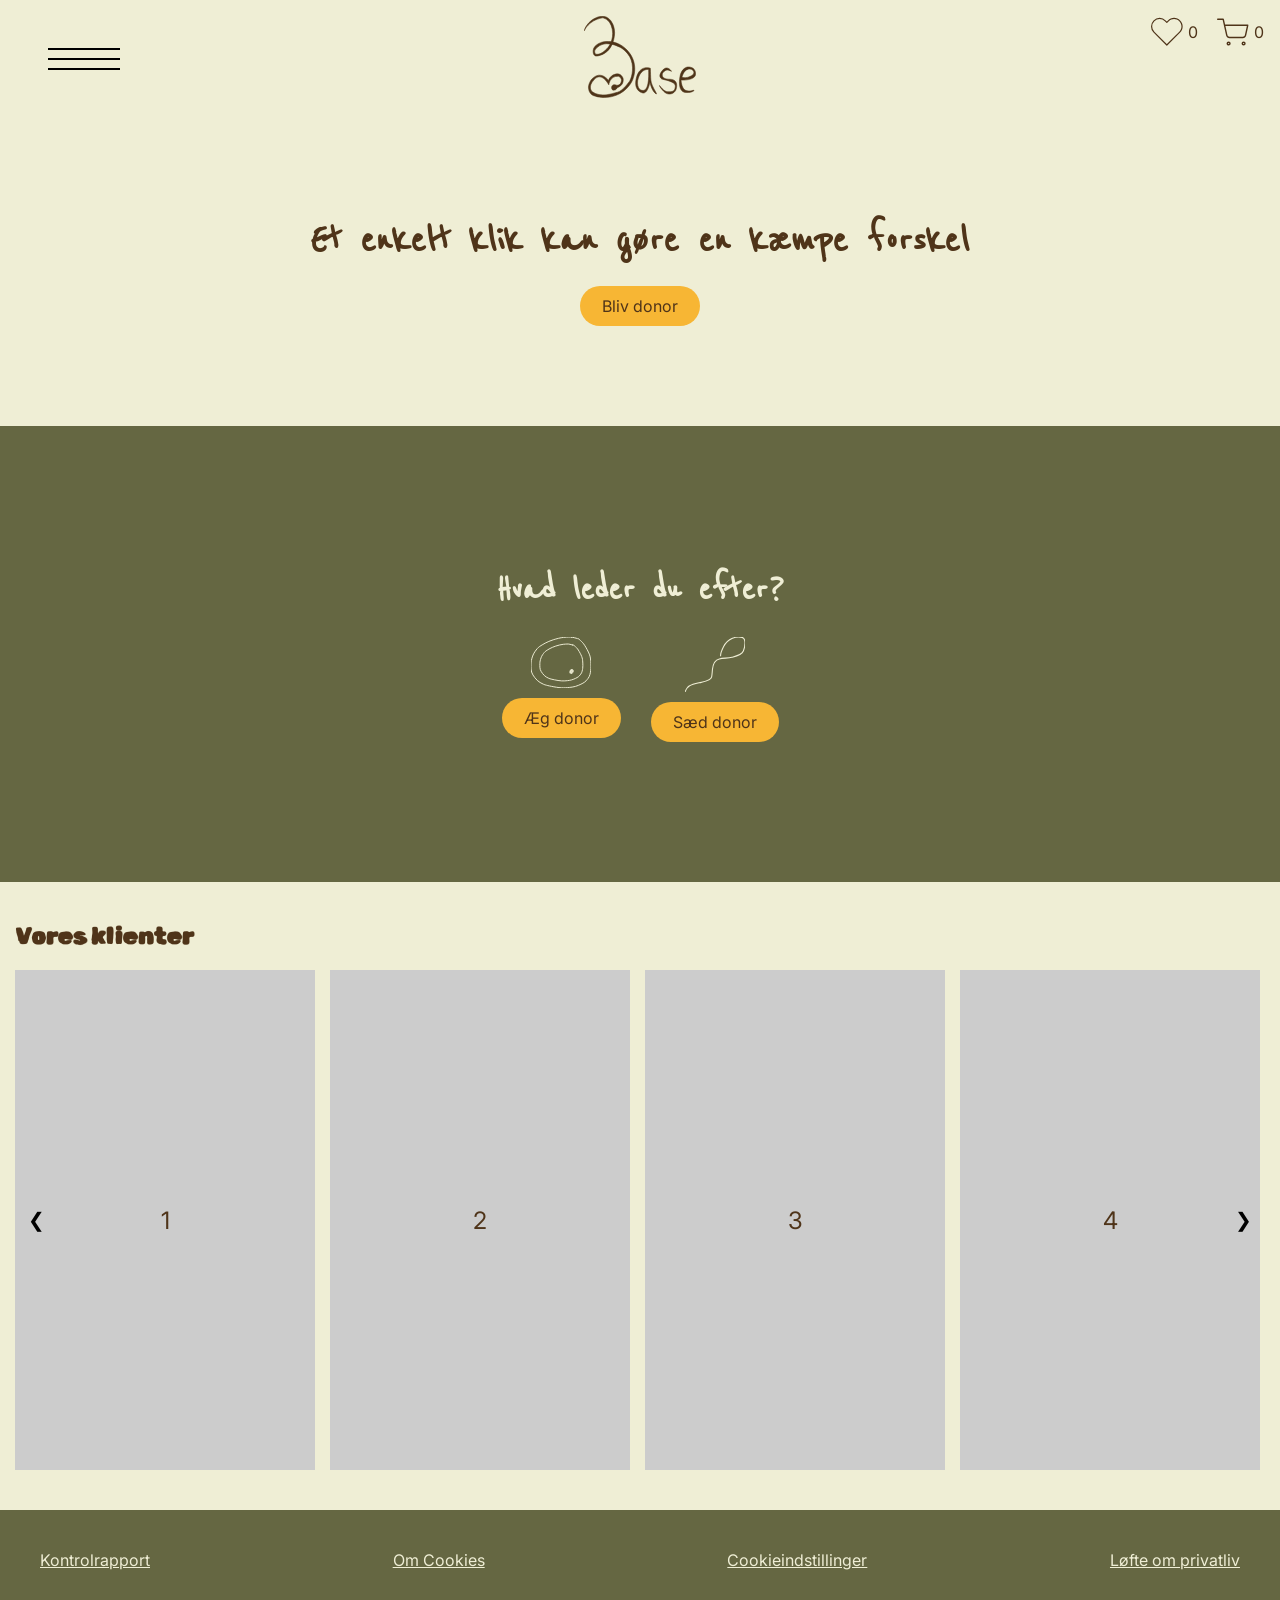
<file: index.html>
<!DOCTYPE html>
<html lang="da">

<head>
    <meta charset="UTF-8">
    <meta name="viewport" content="width=device-width, initial-scale=1.0">
    <link rel="preconnect" href="https://fonts.googleapis.com">
    <link rel="preconnect" href="https://fonts.gstatic.com" crossorigin>
    <link
        href="https://fonts.googleapis.com/css2?family=Inter:ital,opsz,wght@0,14..32,100..900;1,14..32,100..900&display=swap"
        rel="stylesheet">
    <link href="https://fonts.googleapis.com/css2?family=Reenie+Beanie&display=swap" rel="stylesheet">
    <link href="https://fonts.googleapis.com/css2?family=Rubik+Spray+Paint&display=swap" rel="stylesheet">
    <link rel="stylesheet" href="css/fonts.css">
    <link rel="stylesheet" href="css/custom.css">
    <link rel="stylesheet" href="css/reset.css">
    <link rel="stylesheet" href="css/style.css">
    <link rel="stylesheet" href="css/index.css">
    <link rel="stylesheet" href="css/header_footer.css">
    <link rel="stylesheet" href="css/index.css">
    <link rel="stylesheet" href="css/donorlist-icons.css">
    <link rel="stylesheet" href="css/donorlist.css" />
    <link rel="stylesheet" href="css/donorlist-icons.css" />
    <link rel="stylesheet" href="css/header_footer.css" />
    <link rel="icon" type="image/png" href="images/favicon.png">
    <script src="js/burger.js" defer></script>
    <script src="js/global-storage.js" defer></script>
    <script src="js/index.js" defer></script>
    <title>Base fertility</title>
</head>

<body>
    <header>
        <div class="menu_container">
            <div class="logo">
                <a href="index.html">
                    <img src="images/logo.svg" alt="base_logo">
                </a>
            </div>

        </div>
        <nav class="left">
            <button class="burger">
                <span class="line"></span>
                <span class="line"></span>
                <span class="line"></span>
            </button>
            <ul class="burgerMenu">
                <li><a href="donorlist.html?gender=female">Find Ægdonor</a></li>
                <li> <a href="donorlist.html?gender=male">Find Sæddonor</a></li>
                <li> <a href="form.html">Bliv donor</a>
                    <ul class="sub_menu">

                        <li>
                            Information
                        </li>
                        <li> <a href="form.html">Udfyld formular</a></li>

                    </ul>
                </li>
            </ul>
        </nav>
        <div class="iconActions">
            <button type="button" id="likesToggle" class="iconBtn" aria-label="Likes">
                <svg class="iconSvg" width="43" height="38" viewBox="0 0 43 38" fill="none"
                    xmlns="http://www.w3.org/2000/svg">
                    <path
                        d="M38.5788 3.95654C37.5785 2.95584 36.3909 2.16201 35.0838 1.62041C33.7767 1.07881 32.3757 0.800049 30.9609 0.800049C29.546 0.800049 28.145 1.07881 26.8379 1.62041C25.5308 2.16201 24.3432 2.95584 23.3429 3.95654L21.2671 6.03237L19.1913 3.95654C17.1709 1.93614 14.4306 0.801096 11.5734 0.801096C8.71608 0.801096 5.97583 1.93614 3.95543 3.95654C1.93504 5.97694 0.799988 8.71718 0.799988 11.5745C0.799988 14.4317 1.93504 17.172 3.95543 19.1924L21.2671 36.504L38.5788 19.1924C39.5795 18.1921 40.3733 17.0046 40.9149 15.6974C41.4565 14.3903 41.7353 12.9893 41.7353 11.5745C41.7353 10.1596 41.4565 8.75858 40.9149 7.45147C40.3733 6.14436 39.5795 4.95677 38.5788 3.95654Z"
                        stroke="currentColor" stroke-width="1.6" stroke-linecap="round" stroke-linejoin="round" />
                </svg>
                <span id="likesCount">0</span>
            </button>

            <button type="button" id="cartToggle" class="iconBtn" aria-label="Kurv">
                <svg class="iconSvg" width="45" height="38" viewBox="0 0 45 38" fill="none"
                    xmlns="http://www.w3.org/2000/svg">
                    <path
                        d="M1 1H8.66667L13.8033 23.8746C13.9786 24.6611 14.4587 25.3676 15.1595 25.8704C15.8603 26.3733 16.7372 26.6404 17.6367 26.625H36.2667C37.1662 26.6404 38.0431 26.3733 38.7439 25.8704C39.4447 25.3676 39.9247 24.6611 40.1 23.8746L43.1667 9.54167H10.5833M18.25 35.1667C18.25 36.1102 17.3919 36.875 16.3333 36.875C15.2748 36.875 14.4167 36.1102 14.4167 35.1667C14.4167 34.2232 15.2748 33.4583 16.3333 33.4583C17.3919 33.4583 18.25 34.2232 18.25 35.1667ZM39.3333 35.1667C39.3333 36.1102 38.4752 36.875 37.4167 36.875C36.3581 36.875 35.5 36.1102 35.5 35.1667C35.5 34.2232 36.3581 33.4583 37.4167 33.4583C38.4752 33.4583 39.3333 34.2232 39.3333 35.1667Z"
                        stroke="currentColor" stroke-width="2" stroke-linecap="round" stroke-linejoin="round" />
                </svg>
                <span id="cartCount">0</span>
            </button>
        </div>
    </header>
    <main>
        <section class="hero">
            <h1>Et enkelt klik kan gøre en kæmpe forskel</h1>
            <a href="form.html" class="btn primary">Bliv donor</a>
        </section>

        <section class="choice">
            <h2>Hvad leder du efter?</h2>

            <div class="choice-options">
                <div class="option">
                    <img src="icons/aeg_ikon.svg" alt="Æg donor">
                    <a href="donorlist.html?gender=female" class="btn primary">Æg donor</a>
                </div>

                <div class="option">
                    <img src="icons/saed_ikon.svg" alt="Sæd donor">
                    <a href="donorlist.html?gender=male" class="btn primary">Sæd donor</a>
                </div>
            </div>
        </section>

        <section class="clients">
            <h3>Vores klienter</h3>

            <div class="carousel">

                <button class="arrow left">&#10094;</button>

                <div class="carousel-track">
                    <div class="card">1</div>
                    <div class="card">2</div>
                    <div class="card">3</div>
                    <div class="card">4</div>
                    <div class="card">5</div>
                    <div class="card">6</div>
                    <div class="card">7</div>
                    <div class="card">8</div>
                </div>

                <button class="arrow right">&#10095;</button>

            </div>
        </section>

    </main>

    <footer>
        <div class="footer-container">
            <ul>
                <li>Kontrolrapport</li>
                <li>Om Cookies</li>
                <li>Cookieindstillinger</li>
                <li>Løfte om privatliv</li>
            </ul>
        </div>
    </footer>
</body>

</html>
</file>
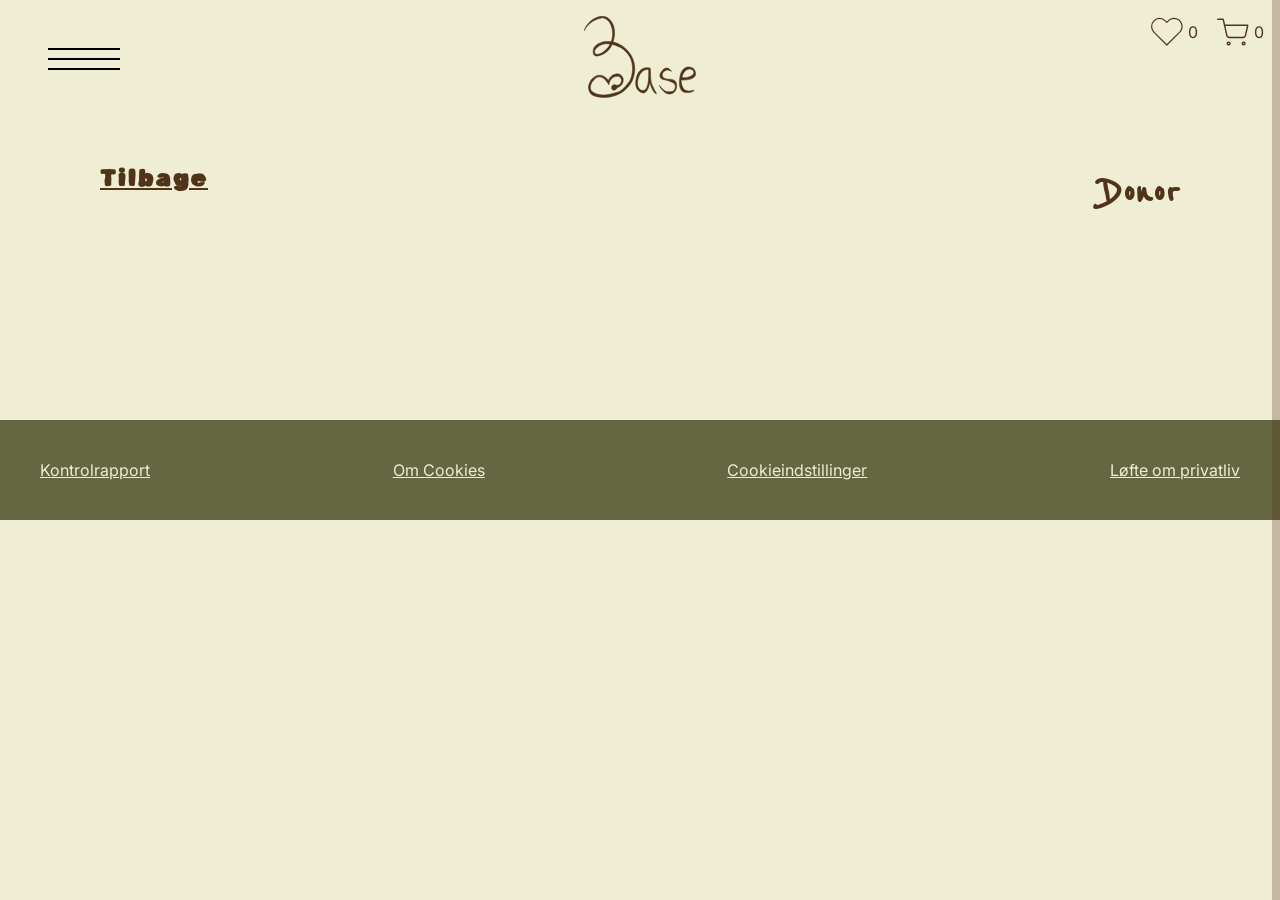
<file: donordetail.html>
<!DOCTYPE html>
<html lang="da">

<head>
    <meta charset="UTF-8">
    <meta name="viewport" content="width=device-width, initial-scale=1.0">
    <link rel="preconnect" href="https://fonts.googleapis.com">
    <link rel="preconnect" href="https://fonts.gstatic.com" crossorigin>
    <link
        href="https://fonts.googleapis.com/css2?family=Inter:ital,opsz,wght@0,14..32,100..900;1,14..32,100..900&display=swap"
        rel="stylesheet">
    <link href="https://fonts.googleapis.com/css2?family=Reenie+Beanie&display=swap" rel="stylesheet">
    <link href="https://fonts.googleapis.com/css2?family=Rubik+Spray+Paint&display=swap" rel="stylesheet">
    <link rel="stylesheet" href="css/fonts.css">
    <link rel="stylesheet" href="css/custom.css">
    <link rel="stylesheet" href="css/reset.css">
    <link rel="stylesheet" href="css/style.css">
    <link rel="stylesheet" href="css/donorDetail.css">
    <link rel="stylesheet" href="css/header_footer.css" />
    <link rel="stylesheet" href="css/donorlist-icons.css">
    <link rel="stylesheet" href="css/header_footer.css">
    <link rel="icon" type="image/png" href="images/favicon.png">

    <script src="js/donordetail.js" defer></script>

    <script src="js/burger.js" defer></script>

    <script src="js/global-storage.js" defer></script>


    <title>Base fertility</title>
</head>

<body>
    <header>
        <div class="menu_container">
            <div class="logo">
                <a href="index.html">
                    <img src="images/logo.svg" alt="base_logo">
                </a>
            </div>

        </div>
        <nav class="left">
            <button class="burger">
                <span class="line"></span>
                <span class="line"></span>
                <span class="line"></span>
            </button>
            <ul class="burgerMenu">
                <li><a href="donorlist.html?gender=female">Find Ægdonor</a></li>
                <li> <a href="donorlist.html?gender=male">Find Sæddonor</a></li>
                <li> <a href="form.html">Bliv donor</a>
                    <ul class="sub_menu">

                        <li>
                            - Information
                        </li>
                        <li> <a href="form.html">- Udfyld formular</a></li>

                    </ul>
                </li>
            </ul>
        </nav>
        <div class="iconActions">
            <button type="button" id="likesToggle" class="iconBtn" aria-label="Likes">
                <svg class="iconSvg" width="43" height="38" viewBox="0 0 43 38" fill="none"
                    xmlns="http://www.w3.org/2000/svg">
                    <path
                        d="M38.5788 3.95654C37.5785 2.95584 36.3909 2.16201 35.0838 1.62041C33.7767 1.07881 32.3757 0.800049 30.9609 0.800049C29.546 0.800049 28.145 1.07881 26.8379 1.62041C25.5308 2.16201 24.3432 2.95584 23.3429 3.95654L21.2671 6.03237L19.1913 3.95654C17.1709 1.93614 14.4306 0.801096 11.5734 0.801096C8.71608 0.801096 5.97583 1.93614 3.95543 3.95654C1.93504 5.97694 0.799988 8.71718 0.799988 11.5745C0.799988 14.4317 1.93504 17.172 3.95543 19.1924L21.2671 36.504L38.5788 19.1924C39.5795 18.1921 40.3733 17.0046 40.9149 15.6974C41.4565 14.3903 41.7353 12.9893 41.7353 11.5745C41.7353 10.1596 41.4565 8.75858 40.9149 7.45147C40.3733 6.14436 39.5795 4.95677 38.5788 3.95654Z"
                        stroke="currentColor" stroke-width="1.6" stroke-linecap="round" stroke-linejoin="round" />
                </svg>
                <span id="likesCount">0</span>
            </button>

            <button type="button" id="cartToggle" class="iconBtn" aria-label="Kurv">
                <svg class="iconSvg" width="45" height="38" viewBox="0 0 45 38" fill="none"
                    xmlns="http://www.w3.org/2000/svg">
                    <path
                        d="M1 1H8.66667L13.8033 23.8746C13.9786 24.6611 14.4587 25.3676 15.1595 25.8704C15.8603 26.3733 16.7372 26.6404 17.6367 26.625H36.2667C37.1662 26.6404 38.0431 26.3733 38.7439 25.8704C39.4447 25.3676 39.9247 24.6611 40.1 23.8746L43.1667 9.54167H10.5833M18.25 35.1667C18.25 36.1102 17.3919 36.875 16.3333 36.875C15.2748 36.875 14.4167 36.1102 14.4167 35.1667C14.4167 34.2232 15.2748 33.4583 16.3333 33.4583C17.3919 33.4583 18.25 34.2232 18.25 35.1667ZM39.3333 35.1667C39.3333 36.1102 38.4752 36.875 37.4167 36.875C36.3581 36.875 35.5 36.1102 35.5 35.1667C35.5 34.2232 36.3581 33.4583 37.4167 33.4583C38.4752 33.4583 39.3333 34.2232 39.3333 35.1667Z"
                        stroke="currentColor" stroke-width="2" stroke-linecap="round" stroke-linejoin="round" />
                </svg>
                <span id="cartCount">0</span>
            </button>
        </div>
    </header>
    <main>
        <div class="donorDetailTitles">
            <h1>Donor</h1>
            <a href="donorlist.html" class="detailBack" id="backBtn">
                <h2>Tilbage</h2>
            </a>
        </div>
        <aside id="likesPanel" class="sidePanel" aria-hidden="true">
            <div class="sidePanelHeader">
                <h3>Dine likes</h3>
                <button type="button" id="likesCloseBtn" class="sidePanelClose">✕</button>
            </div>

            <div id="likesItems" class="sidePanelItems"></div>

            <div class="sidePanelFooter">
                <button type="button" id="likesClearBtn" class="sidePanelClearBtn">Ryd likes</button>
            </div>
        </aside>
        <!-- CART PANEL -->
        <aside id="cartPanel" class="sidePanel" aria-hidden="true">
            <div class="sidePanelHeader">
                <h3>Din kurv</h3>
                <button type="button" id="cartCloseBtn" class="sidePanelClose">✕</button>
            </div>

            <div id="cartItems" class="sidePanelItems"></div>

            <div class="sidePanelFooter">
                <button type="button" id="cartClearBtn" class="sidePanelClearBtn">Ryd kurv</button>
            </div>
        </aside>

        <div id="sidePanelOverlay" class="sidePanelOverlay" aria-hidden="true"></div>

        <section id="donorDetailContainer">


        </section>

    </main>
    <footer>
        <div class="footer-container">
            <ul>
                <li>Kontrolrapport</li>
                <li>Om Cookies</li>
                <li>Cookieindstillinger</li>
                <li>Løfte om privatliv</li>
            </ul>
        </div>
    </footer>
</body>

</html>
</file>
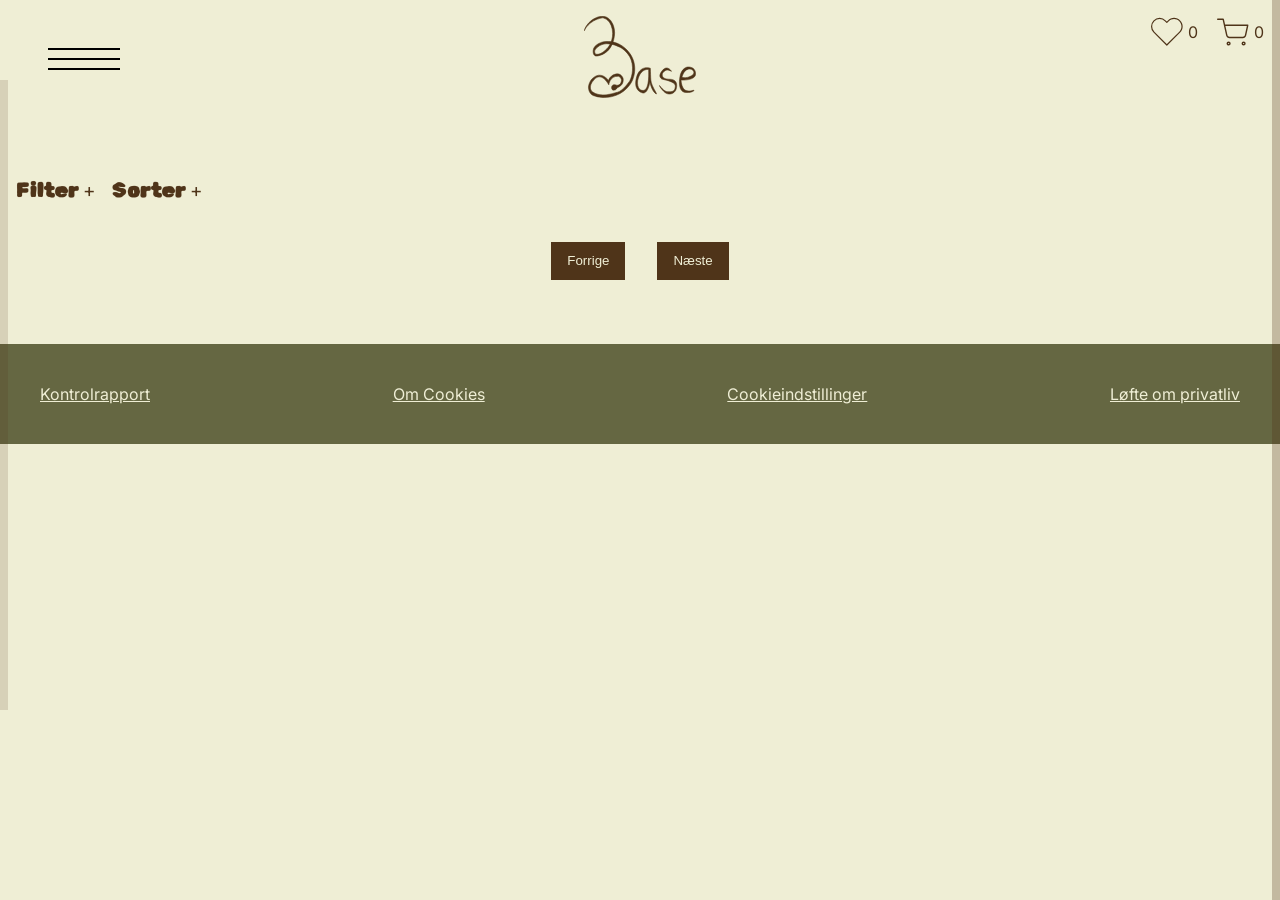
<file: donorlist.html>
<!DOCTYPE html>
<html lang="da">

<head>
    <meta charset="UTF-8">
    <meta name="viewport" content="width=device-width, initial-scale=1.0">
    <link rel="preconnect" href="https://fonts.googleapis.com">
    <link rel="preconnect" href="https://fonts.gstatic.com" crossorigin>
    <link
        href="https://fonts.googleapis.com/css2?family=Inter:ital,opsz,wght@0,14..32,100..900;1,14..32,100..900&display=swap"
        rel="stylesheet">
    <link href="https://fonts.googleapis.com/css2?family=Reenie+Beanie&display=swap" rel="stylesheet">
    <link href="https://fonts.googleapis.com/css2?family=Rubik+Spray+Paint&display=swap" rel="stylesheet">
    <link rel="stylesheet" href="css/fonts.css">
    <link rel="stylesheet" href="css/custom.css">
    <link rel="stylesheet" href="css/reset.css">
    <link rel="stylesheet" href="css/style.css">
    <link rel="stylesheet" href="css/donorlist.css" />
    <link rel="stylesheet" href="css/donorlist-icons.css" />
    <link rel="stylesheet" href="css/header_footer.css" />
    <link rel="icon" type="image/png" href="images/favicon.png">
    <script src="js/global-storage.js" defer></script>
    <script src="js/donorlist.js" defer></script>
    <script src="js/burger.js" defer></script>
    <title>Base fertility</title>
</head>

<body>
    <header>
        <div class="menu_container">
            <div class="logo">
                <a href="index.html">
                    <img src="images/logo.svg" alt="base_logo">
                </a>
            </div>

        </div>
        <nav class="left">
            <button class="burger">
                <span class="line"></span>
                <span class="line"></span>
                <span class="line"></span>
            </button>
            <ul class="burgerMenu">
                <li><a href="donorlist.html?gender=female">Find Ægdonor</a></li>
                <li> <a href="donorlist.html?gender=male">Find Sæddonor</a></li>
                <li> <a href="form.html">Bliv donor</a>
                    <ul class="sub_menu">

                        <li>
                            - Information
                        </li>
                        <li> <a href="form.html">- Udfyld formular</a></li>

                    </ul>
                </li>
            </ul>
        </nav>
        <div class="iconActions">
            <button type="button" id="likesToggle" class="iconBtn" aria-label="Likes">
                <svg class="iconSvg" width="43" height="38" viewBox="0 0 43 38" fill="none"
                    xmlns="http://www.w3.org/2000/svg">
                    <path
                        d="M38.5788 3.95654C37.5785 2.95584 36.3909 2.16201 35.0838 1.62041C33.7767 1.07881 32.3757 0.800049 30.9609 0.800049C29.546 0.800049 28.145 1.07881 26.8379 1.62041C25.5308 2.16201 24.3432 2.95584 23.3429 3.95654L21.2671 6.03237L19.1913 3.95654C17.1709 1.93614 14.4306 0.801096 11.5734 0.801096C8.71608 0.801096 5.97583 1.93614 3.95543 3.95654C1.93504 5.97694 0.799988 8.71718 0.799988 11.5745C0.799988 14.4317 1.93504 17.172 3.95543 19.1924L21.2671 36.504L38.5788 19.1924C39.5795 18.1921 40.3733 17.0046 40.9149 15.6974C41.4565 14.3903 41.7353 12.9893 41.7353 11.5745C41.7353 10.1596 41.4565 8.75858 40.9149 7.45147C40.3733 6.14436 39.5795 4.95677 38.5788 3.95654Z"
                        stroke="currentColor" stroke-width="1.6" stroke-linecap="round" stroke-linejoin="round" />
                </svg>
                <span id="likesCount">0</span>
            </button>

            <button type="button" id="cartToggle" class="iconBtn" aria-label="Kurv">
                <svg class="iconSvg" width="45" height="38" viewBox="0 0 45 38" fill="none"
                    xmlns="http://www.w3.org/2000/svg">
                    <path
                        d="M1 1H8.66667L13.8033 23.8746C13.9786 24.6611 14.4587 25.3676 15.1595 25.8704C15.8603 26.3733 16.7372 26.6404 17.6367 26.625H36.2667C37.1662 26.6404 38.0431 26.3733 38.7439 25.8704C39.4447 25.3676 39.9247 24.6611 40.1 23.8746L43.1667 9.54167H10.5833M18.25 35.1667C18.25 36.1102 17.3919 36.875 16.3333 36.875C15.2748 36.875 14.4167 36.1102 14.4167 35.1667C14.4167 34.2232 15.2748 33.4583 16.3333 33.4583C17.3919 33.4583 18.25 34.2232 18.25 35.1667ZM39.3333 35.1667C39.3333 36.1102 38.4752 36.875 37.4167 36.875C36.3581 36.875 35.5 36.1102 35.5 35.1667C35.5 34.2232 36.3581 33.4583 37.4167 33.4583C38.4752 33.4583 39.3333 34.2232 39.3333 35.1667Z"
                        stroke="currentColor" stroke-width="2" stroke-linecap="round" stroke-linejoin="round" />
                </svg>
                <span id="cartCount">0</span>
            </button>
        </div>
    </header>
    <main class="donorlistPage">
        <!-- LIKES PANEL -->
        <aside id="likesPanel" class="sidePanel" aria-hidden="true">
            <div class="sidePanelHeader">
                <h3>Dine likes</h3>
                <button type="button" id="likesCloseBtn" class="sidePanelClose">✕</button>
            </div>

            <div id="likesItems" class="sidePanelItems"></div>

            <div class="sidePanelFooter">
                <button type="button" id="likesClearBtn" class="sidePanelClearBtn">Ryd likes</button>
            </div>
        </aside>

        <!-- CART PANEL -->
        <aside id="cartPanel" class="sidePanel" aria-hidden="true">
            <div class="sidePanelHeader">
                <h3>Din kurv</h3>
                <button type="button" id="cartCloseBtn" class="sidePanelClose">✕</button>
            </div>

            <div id="cartItems" class="sidePanelItems"></div>

            <div class="sidePanelFooter">
                <button type="button" id="cartClearBtn" class="sidePanelClearBtn">Ryd kurv</button>
            </div>
        </aside>

        <div id="sidePanelOverlay" class="sidePanelOverlay" aria-hidden="true"></div>

        <section id="donorlist-top">
            <div class="topBar">
                <div class="filterSort">
                    <button type="button" id="filterToggle" class="topActionBtn">
                        Filter <span class="toggleSymbol">+</span>
                    </button>

                    <button type="button" id="sortToggle" class="topActionBtn">
                        Sorter <span class="toggleSymbol">+</span>
                    </button>
                </div>
                <h1 id="donorlistHeaderOne"></h1>
            </div>


        </section>

        <!-- FILTER SLIDE-IN -->
        <aside id="filterPanel" class="filterPanel" aria-hidden="true">
            <div class="filterHeader">
                <h3>Filter</h3>
                <button type="button" id="filterCloseBtn" class="filterCloseBtn">−</button>
            </div>

            <div class="activeRow">
                <p>Aktive filtre</p>
                <p>Antal visninger: <span id="activeCount">0</span></p>
            </div>

            <div class="filterOptions">
                <label>
                    Øjenfarve
                    <select id="eyeFilter">
                        <option value="">Alle</option>
                        <option value="Brown">Brown</option>
                        <option value="Blue">Blue</option>
                        <option value="Green">Green</option>
                        <option value="Hazel">Hazel</option>
                        <option value="Gray">Gray</option>
                        <option value="Amber">Amber</option>
                    </select>
                </label>

                <label>
                    Højde
                    <select id="heightFilter">
                        <option value="">Alle</option>
                        <option value="short">Under 170 cm</option>
                        <option value="medium">170-185 cm</option>
                        <option value="tall">Over 185 cm</option>
                    </select>
                </label>

                <label>
                    Hårfarve
                    <select id="hairFilter">
                        <option value="">Alle</option>
                        <option value="Brown">Brown</option>
                        <option value="Black">Black</option>
                        <option value="Blonde">Blonde</option>
                        <option value="Red">Red</option>
                        <option value="Gray">Gray</option>
                        <option value="White">White</option>
                        <option value="Green">Green</option>
                        <option value="Blue">Blue</option>
                        <option value="Purple">Purple</option>
                    </select>
                </label>
            </div>

            <div class="filterFooter">
                <button type="button" id="clearFilters" class="clearBtn">Ryd alt</button>
            </div>
        </aside>

        <div id="filterOverlay" class="filterOverlay" aria-hidden="true"></div>

        <!-- SORT DROPDOWN -->
        <div id="sortPanel" class="sortPanel" aria-hidden="true">

            <label class="sortLabel">
                Vælg sortering
                <select name="sorter" id="sorter">
                    <option value="default">Standard</option>
                    <option value="newToOld">Nyeste ⭢ Ældste</option>
                    <option value="oldToNew">Ældste ⭢ Nyeste</option>
                </select>
            </label>
        </div>

        <section id="donorsContainer"></section>

        <section id="pagination">
            <button type="button" id="prevPageBtn">Forrige</button>
            <p id="pageInfo"></p>
            <button type="button" id="nextPageBtn">Næste</button>
        </section>
    </main>

    <footer>
        <div class="footer-container">
            <ul>
                <li>Kontrolrapport</li>
                <li>Om Cookies</li>
                <li>Cookieindstillinger</li>
                <li>Løfte om privatliv</li>
            </ul>
        </div>
    </footer>
</body>

</html>
</file>
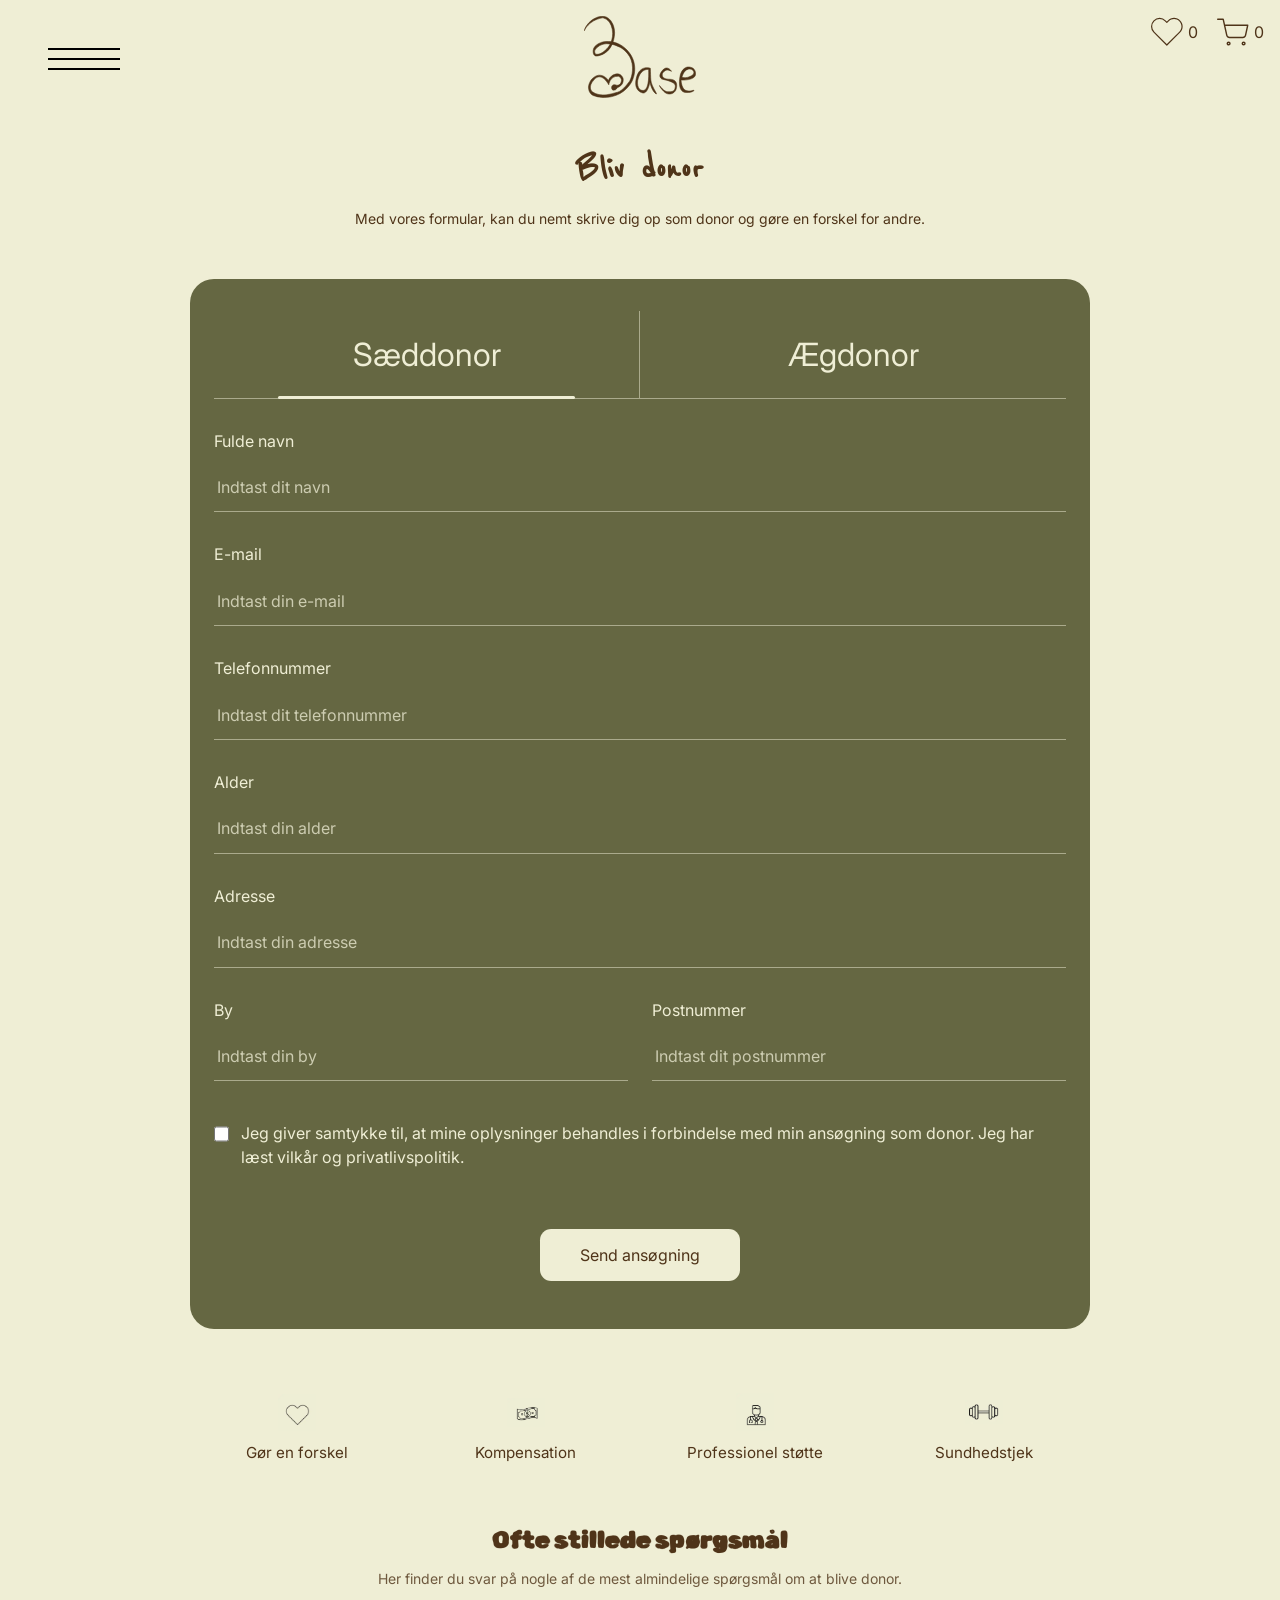
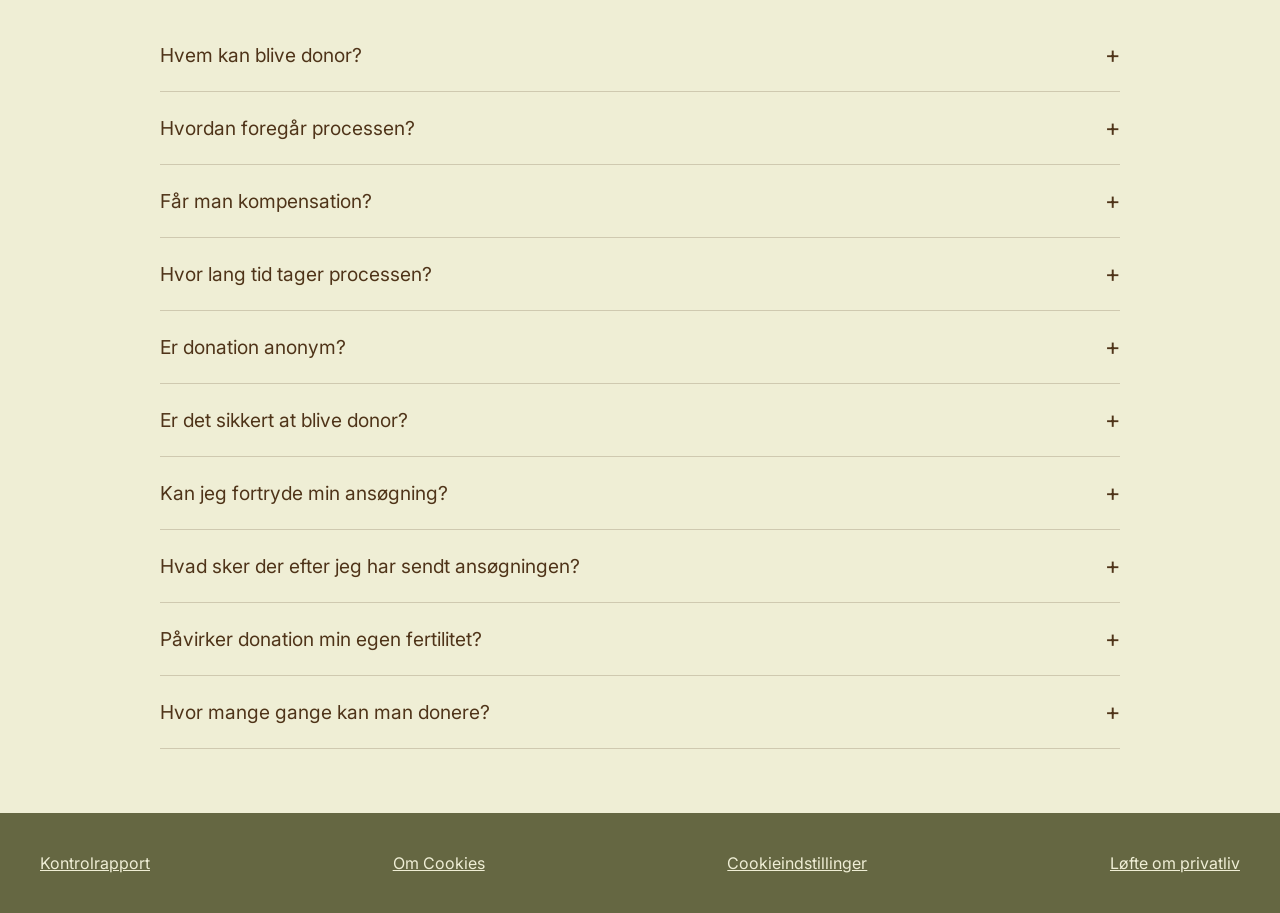
<file: form.html>
<!DOCTYPE html>
<html lang="da">

<head>
    <meta charset="UTF-8">
    <meta name="viewport" content="width=device-width, initial-scale=1.0">
    <link rel="preconnect" href="https://fonts.googleapis.com">
    <link rel="preconnect" href="https://fonts.gstatic.com" crossorigin>
    <link
        href="https://fonts.googleapis.com/css2?family=Inter:ital,opsz,wght@0,14..32,100..900;1,14..32,100..900&display=swap"
        rel="stylesheet">
    <link href="https://fonts.googleapis.com/css2?family=Reenie+Beanie&display=swap" rel="stylesheet">
    <link href="https://fonts.googleapis.com/css2?family=Rubik+Spray+Paint&display=swap" rel="stylesheet">
    <link rel="stylesheet" href="css/fonts.css">
    <link rel="stylesheet" href="css/custom.css">
    <link rel="stylesheet" href="css/reset.css">
    <link rel="stylesheet" href="css/style.css">
    <link rel="stylesheet" href="css/form.css">
    <link rel="stylesheet" href="css/header_footer.css">
    <link rel="stylesheet" href="css/donorlist-icons.css">
    <script src="js/burger.js" defer></script>
    <script src="js/global-storage.js" defer></script>
    <script src="js/index.js" defer></script>
    <link rel="icon" type="image/png" href="images/favicon.png">
    <title>Base fertility</title>
</head>

<body>
    <header>
        <div class="menu_container">
            <div class="logo">
                <a href="index.html">
                    <img src="images/logo.svg" alt="base_logo">
                </a>
            </div>

        </div>
        <nav class="left">
            <button class="burger">
                <span class="line"></span>
                <span class="line"></span>
                <span class="line"></span>
            </button>
            <ul class="burgerMenu">
                <li><a href="donorlist.html?gender=female">Find Ægdonor</a></li>
                <li> <a href="donorlist.html?gender=male">Find Sæddonor</a></li>
                <li> <a href="form.html">Bliv donor</a>
                    <ul class="sub_menu">

                        <li>
                            - Information
                        </li>
                        <li> <a href="form.html">- Udfyld formular</a></li>

                    </ul>
                </li>
            </ul>
        </nav>
        <div class="iconActions">
            <button type="button" id="likesToggle" class="iconBtn" aria-label="Likes">
                <svg class="iconSvg" width="43" height="38" viewBox="0 0 43 38" fill="none"
                    xmlns="http://www.w3.org/2000/svg">
                    <path
                        d="M38.5788 3.95654C37.5785 2.95584 36.3909 2.16201 35.0838 1.62041C33.7767 1.07881 32.3757 0.800049 30.9609 0.800049C29.546 0.800049 28.145 1.07881 26.8379 1.62041C25.5308 2.16201 24.3432 2.95584 23.3429 3.95654L21.2671 6.03237L19.1913 3.95654C17.1709 1.93614 14.4306 0.801096 11.5734 0.801096C8.71608 0.801096 5.97583 1.93614 3.95543 3.95654C1.93504 5.97694 0.799988 8.71718 0.799988 11.5745C0.799988 14.4317 1.93504 17.172 3.95543 19.1924L21.2671 36.504L38.5788 19.1924C39.5795 18.1921 40.3733 17.0046 40.9149 15.6974C41.4565 14.3903 41.7353 12.9893 41.7353 11.5745C41.7353 10.1596 41.4565 8.75858 40.9149 7.45147C40.3733 6.14436 39.5795 4.95677 38.5788 3.95654Z"
                        stroke="currentColor" stroke-width="1.6" stroke-linecap="round" stroke-linejoin="round" />
                </svg>
                <span id="likesCount">0</span>
            </button>

            <button type="button" id="cartToggle" class="iconBtn" aria-label="Kurv">
                <svg class="iconSvg" width="45" height="38" viewBox="0 0 45 38" fill="none"
                    xmlns="http://www.w3.org/2000/svg">
                    <path
                        d="M1 1H8.66667L13.8033 23.8746C13.9786 24.6611 14.4587 25.3676 15.1595 25.8704C15.8603 26.3733 16.7372 26.6404 17.6367 26.625H36.2667C37.1662 26.6404 38.0431 26.3733 38.7439 25.8704C39.4447 25.3676 39.9247 24.6611 40.1 23.8746L43.1667 9.54167H10.5833M18.25 35.1667C18.25 36.1102 17.3919 36.875 16.3333 36.875C15.2748 36.875 14.4167 36.1102 14.4167 35.1667C14.4167 34.2232 15.2748 33.4583 16.3333 33.4583C17.3919 33.4583 18.25 34.2232 18.25 35.1667ZM39.3333 35.1667C39.3333 36.1102 38.4752 36.875 37.4167 36.875C36.3581 36.875 35.5 36.1102 35.5 35.1667C35.5 34.2232 36.3581 33.4583 37.4167 33.4583C38.4752 33.4583 39.3333 34.2232 39.3333 35.1667Z"
                        stroke="currentColor" stroke-width="2" stroke-linecap="round" stroke-linejoin="round" />
                </svg>
                <span id="cartCount">0</span>
            </button>
        </div>
    </header>
    <main class="form-page">
        <section class="form-hero">

            <h1>Bliv donor</h1>
            <p>
                Med vores formular, kan du nemt
                skrive dig op som donor og gøre en forskel for andre.
            </p>
        </section>

        <section class="donor-form-wrapper">

            <div class="donor-tabs">
                <button class="tab active">Sæddonor</button>
                <button class="tab">Ægdonor</button>
            </div>

            <form class="donor-form">
                <input type="hidden" name="donorType" id="donorType" value="saeddonor">

                <div class="form-group">
                    <label for="name">Fulde navn</label>
                    <input type="text" id="name" name="name" placeholder="Indtast dit navn">
                </div>

                <div class="form-group">
                    <label for="email">E-mail</label>
                    <input type="email" id="email" name="email" placeholder="Indtast din e-mail">
                </div>

                <div class="form-group">
                    <label for="phone">Telefonnummer</label>
                    <input type="tel" id="phone" name="phone" placeholder="Indtast dit telefonnummer">
                </div>

                <div class="form-group">
                    <label for="age">Alder</label>
                    <input type="number" id="age" name="age" placeholder="Indtast din alder">
                </div>

                <div class="form-group">
                    <label for="address">Adresse</label>
                    <input type="text" id="address" name="address" placeholder="Indtast din adresse" />
                </div>

                <div class="form-row">
                    <div class="form-group">
                        <label for="city">By</label>
                        <input type="text" id="city" name="city" placeholder="Indtast din by">
                    </div>

                    <div class="form-group">
                        <label for="postcode">Postnummer</label>
                        <input type="text" id="postcode" name="postcode" placeholder="Indtast dit postnummer">
                    </div>
                </div>

                <div class="form-group consent-group">
                    <label class="checkbox-label">
                        <input type="checkbox" id="consent" name="consent">

                        Jeg giver samtykke til, at mine oplysninger behandles i forbindelse
                        med min ansøgning som donor. Jeg har læst vilkår og privatlivspolitik.
                    </label>
                </div>

                <button type="submit" class="submit-btn" id="submitBtn">Send ansøgning</button>
            </form>
        </section>

        <section class="benefits">
            <article class="benefit-item">
                <img src="images/vejledning.webp" alt="">
                <p>Gør en forskel</p>
            </article>

            <article class="benefit-item">
                <img src="images/kompensation.webp" alt="">
                <p>Kompensation</p>
            </article>

            <article class="benefit-item">
                <img src="images/sundhedstjek.webp" alt="">
                <p>Professionel støtte</p>
            </article>

            <article class="benefit-item">
                <img src="images/fitness.webp" alt="">
                <p>Sundhedstjek</p>
            </article>
        </section>

        <section class="faq">
            <h2>Ofte stillede spørgsmål</h2>
            <p class="faq-intro">
                Her finder du svar på nogle af de mest almindelige spørgsmål om at blive donor.
            </p>

            <div class="faq-item">
                <button type="button" class="faq-question">
                    <span>Hvem kan blive donor?</span>
                    <span class="faq-icon">+</span>
                </button>
                <div class="faq-answer">
                    <p>
                        Du skal opfylde en række sundheds- og alderskrav for at blive donor.
                        Typisk skal du være sund og rask, have en stabil livsstil og leve op til
                        klinikkens krav. Derudover gennemgår alle potentielle donorer en
                        helbredsvurdering.
                    </p>
                </div>
            </div>

            <div class="faq-item">
                <button type="button" class="faq-question">
                    <span>Hvordan foregår processen?</span>
                    <span class="faq-icon">+</span>
                </button>
                <div class="faq-answer">
                    <p>
                        Du starter med at udfylde ansøgningsformularen på siden. Herefter bliver
                        du kontaktet med information om de næste skridt. Hvis du går videre i
                        processen, kan du blive inviteret til en samtale, screening og eventuelle
                        helbredstjek.
                    </p>
                </div>
            </div>

            <div class="faq-item">
                <button type="button" class="faq-question">
                    <span>Får man kompensation?</span>
                    <span class="faq-icon">+</span>
                </button>
                <div class="faq-answer">
                    <p>
                        Ja, donorer modtager ofte en økonomisk kompensation for den tid og indsats,
                        de bruger i forbindelse med donationen. Den konkrete kompensation afhænger
                        af donationstypen og klinikkens retningslinjer.
                    </p>
                </div>
            </div>

            <div class="faq-item">
                <button type="button" class="faq-question">
                    <span>Hvor lang tid tager processen?</span>
                    <span class="faq-icon">+</span>
                </button>
                <div class="faq-answer">
                    <p>
                        Selve ansøgningen tager kun få minutter at udfylde. Hvis du bliver godkendt
                        som donor, kan processen dog strække sig over flere uger, da der ofte
                        indgår samtaler, helbredstjek og eventuelle tests.
                    </p>
                </div>
            </div>

            <div class="faq-item">
                <button type="button" class="faq-question">
                    <span>Er donation anonym?</span>
                    <span class="faq-icon">+</span>
                </button>
                <div class="faq-answer">
                    <p>
                        Det afhænger af typen af donation. Nogle donationer er anonyme, mens andre
                        kan være åbne donationer, hvor barnet senere kan få adgang til visse
                        oplysninger om donoren. Du vil blive informeret om mulighederne undervejs.
                    </p>
                </div>
            </div>

            <div class="faq-item">
                <button type="button" class="faq-question">
                    <span>Er det sikkert at blive donor?</span>
                    <span class="faq-icon">+</span>
                </button>
                <div class="faq-answer">
                    <p>
                        Ja, donorprocessen foregår under professionelle og kontrollerede forhold.
                        Klinikker følger sundheds- og sikkerhedsprocedurer for at sikre, at
                        donationen foregår så trygt og forsvarligt som muligt.
                    </p>
                </div>
            </div>

            <div class="faq-item">
                <button type="button" class="faq-question">
                    <span>Kan jeg fortryde min ansøgning?</span>
                    <span class="faq-icon">+</span>
                </button>
                <div class="faq-answer">
                    <p>
                        Ja, du kan altid vælge ikke at fortsætte processen, hvis du ændrer mening.
                        Det er uforpligtende at sende en ansøgning, og du vil løbende blive
                        informeret om de næste trin.
                    </p>
                </div>
            </div>

            <div class="faq-item">
                <button type="button" class="faq-question">
                    <span>Hvad sker der efter jeg har sendt ansøgningen?</span>
                    <span class="faq-icon">+</span>
                </button>
                <div class="faq-answer">
                    <p>
                        Når du har sendt din ansøgning, bliver dine oplysninger gennemgået, og du
                        bliver kontaktet med næste skridt. Det kan være yderligere information,
                        en samtale eller en invitation til screening.
                    </p>
                </div>
            </div>

            <div class="faq-item">
                <button type="button" class="faq-question">
                    <span>Påvirker donation min egen fertilitet?</span>
                    <span class="faq-icon">+</span>
                </button>
                <div class="faq-answer">
                    <p>
                        Donation påvirker normalt ikke din egen fertilitet. Processen er planlagt
                        til at foregå under trygge forhold og med fokus på donorens sundhed og
                        velbefindende.
                    </p>
                </div>
            </div>

            <div class="faq-item">
                <button type="button" class="faq-question">
                    <span>Hvor mange gange kan man donere?</span>
                    <span class="faq-icon">+</span>
                </button>
                <div class="faq-answer">
                    <p>
                        Det afhænger af gældende regler og klinikkens retningslinjer. Der vil ofte
                        være grænser for, hvor mange gange man kan donere, både af hensyn til
                        donorens sundhed og de overordnede rammer for donation.
                    </p>
                </div>
            </div>
        </section>
    </main>
    <footer>
        <div class="footer-container">
            <ul>
                <li>Kontrolrapport</li>
                <li>Om Cookies</li>
                <li>Cookieindstillinger</li>
                <li>Løfte om privatliv</li>
            </ul>
        </div>
    </footer>
    <script src="js/form.js"></script>
</body>

</html>
</file>
<file: css/fonts.css>
.inter {
  font-family: "Inter", sans-serif;
  font-optical-sizing: auto;
  font-weight: 400;
  font-style: normal;
}

.reenie-beanie-regular {
  font-family: "Reenie Beanie";
  font-weight: 400;
  font-style: normal;
}

.rubik-spray-paint-regular {
  font-family: "Rubik Spray Paint", system-ui;
  font-weight: 100;
  font-style: normal;
}
</file>
<file: css/custom.css>
html {
  /************ Farver **************/
  --green: #656742;
  --yellow: #f7b634;
  --pink: #e2647d;
  --brown: #4f3419;
  --creme: #efeed5;
  /************ Fonte **************/
  --font-inter: "Inter";
  --font-reenie: "Reenie Beanie";
  --font-spray: "Rubik Spray Paint";
}
</file>
<file: css/style.css>
/* her skal alles css samles til sidst. Vi starter med at lave en side hver */
body {
  background-color: var(--creme);
  color: var(--brown);
  font-family: var(--font-inter);
}
/*tekst*/
h1 {
  font-family: var(--font-reenie);
}

h2 {
  font-family: var(--font-spray);
}

p {
  font-family: var(--font-inter);
  font-size: 14px;
}
</file>
<file: css/index.css>
/* hero */
.hero {
  text-align: center;
  padding: 60px 15px;
  color: var(--brown);
  background-color: var(--creme);
}

.hero h1 {
  font-family: var(--font-reenie);
  font-size: 1.8rem;
  margin-bottom: 20px;
}

/* knap */
.btn {
  text-decoration: none;
  display: inline-block;
  padding: 10px 22px;
  border-radius: 30px;
  background: var(--yellow);
  color: var(--brown);
  transition: 0.3s;
  font-family: var(--font-inter);
}

.btn:hover {
  opacity: 0.85;
}

/* sæd + æg */
.choice {
  background: var(--green);
  text-align: center;
  padding: 40px 15px;
}

.choice h2 {
  font-family: var(--font-reenie);
  margin-bottom: 25px;
  color: var(--creme);
  font-size: 1.8rem;
}

.choice-options {
  display: flex;
  flex-direction: column;
  gap: 30px;
}

.option {
  display: flex;
  flex-direction: column;
  align-items: center;
}

.option img {
  width: 60px;
  margin-bottom: 10px;
}

/* klienter */
.clients {
  padding: 40px 15px;
}

.clients h3 {
  margin-bottom: 20px;
  color: var(--brown);
  font-family: var(--font-spray);
  font-size: 1.2rem;
  letter-spacing: 4%;
  font-weight: 100;
}

/* karusel */
.carousel {
  position: relative;
  display: flex;
  align-items: center;
  overflow: hidden;
}

.carousel-track {
  display: flex;
  gap: 15px;
  transition: transform 0.4s ease;
}

.card {
  min-width: 220px;
  height: 300px;
  background: #ccc;
  display: flex;
  justify-content: center;
  align-items: center;
  font-size: 1.5rem;
}

/* pile */
.arrow {
  position: absolute;
  top: 50%;
  transform: translateY(-50%);
  background: none;
  border: none;
  font-size: 20px;
  padding: 8px;
  cursor: pointer;
  z-index: 10;
}

.arrow.left {
  left: 5px;
}

.arrow.right {
  right: 5px;
}

@media (min-width: 800px) {
  .hero {
    padding: 100px 20px;
  }

  .hero h1 {
    font-size: 2.8rem;
  }

  .choice h2 {
    font-size: 2.5rem;
  }

  .clients h3 {
    font-size: 1.5rem;
    letter-spacing: 4%;
    font-weight: 100;
  }

  .card {
    min-width: 300px;
    height: 500px;
  }

  .choice {
    padding: 140px 15px;
  }

  .choice-options {
    flex-direction: row;
    justify-content: center;
  }
}
</file>
<file: css/header_footer.css>
header {
  position: relative;
  z-index: 2000;
}
.menu_container {
  display: flex;
  gap: 2.5rem;
  justify-content: center;
  padding: 1rem;
  z-index: 2001;
}
.logo a {
  width: 7rem;
  height: auto;
  display: block;
}
.left .burgerMenu {
  display: none;
  flex-direction: column;
  font-size: 25px;
  color: var(--brown);
  gap: 1rem;
}

.sub_menu {
  padding-top: 1rem;
  padding-left: 1rem;
  display: flex;
  flex-direction: column;
  gap: 1rem;
  font-size: 18px;
}

.sub_menu li {
  list-style: none;
}

.sub_menu li,
.sub_menu a {
  font-family: var(--font-inter);
  font-family: var(--font-inter);
}

.left.active .burgerMenu {
  display: flex;
}

.left .line {
  background-color: black;
  width: 4.5rem;
  height: 2px;
  display: block;
  transform-origin: center;
  transition: 0.2s linear;
}

.burger {
  border: none;
  display: flex;
  flex-direction: column;
  gap: 0.5rem;
}

.burger {
  background-color: var(--creme);
}

ul li {
  list-style: none;
}

.burger.active .line:nth-child(1) {
  transform: rotate(45deg) translateY(12px);
}

.burger.active .line:nth-child(2) {
  opacity: 0;
}

.burger.active .line:nth-child(3) {
  transform: rotate(-45deg) translateY(-12px);
}

nav {
  position: absolute;
  top: 0;
  left: 0;
  padding: 3rem;
  display: flex;
  flex-direction: column;
  gap: 2.5rem;
  z-index: 2100;
}

nav.active {
  border: solid #4f3419 2px;
  box-shadow: 0px 4px 4px 4px rgba(0, 0, 0, 0.25);
  background-color: var(--creme);
}

nav * {
  font-family: var(--font-spray);
  text-decoration: none;
  letter-spacing: 0.2rem;
  color: var(--brown);
}

@media screen and (max-width: 840px) {
  .logo a {
    width: 3.5rem;
  }

  .burger .line {
    width: 25px;
  }

  .burger {
    gap: 0.3rem;
  }

  nav {
    padding: 2rem;
  }

  nav.active {
    border: none;
    box-shadow: none;
    right: 0;
  }

  nav.active .burgerMenu {
    justify-content: center;
    align-items: center;
    text-align: center;
  }

  .burger.active .line:nth-child(1) {
    transform: rotate(45deg) translateY(10px);
  }

  .burger.active .line:nth-child(3) {
    transform: rotate(-45deg) translateY(-10px);
  }

  .sub_menu {
    padding: 0;
  }
}

.footer-container {
  display: flex;
  flex-direction: column;
  gap: 1rem;
  padding: 2.5rem;
  background-color: var(--green);
  color: var(--creme);
}

.footer-container ul {
  display: flex;
  justify-content: space-between;
  justify-items: center;
  gap: 1rem;
  text-decoration: underline;
}
</file>
<file: css/donorlist-icons.css>
/**********************************************
 ICON ACTIONS: likes og kurv
**********************************************/
.iconActions {
  position: fixed;
  top: 1rem;
  right: 1rem;
  z-index: 700;
  display: flex;
  gap: 1.2rem;
  align-items: center;
  justify-content: end;
}

.iconBtn {
  border: none;
  background: none;
  color: var(--brown);
  cursor: pointer;
  display: flex;
  align-items: center;
  gap: 0.3rem;
  position: relative;
  padding-bottom: 0.4rem;
}

.iconBtn .iconSvg {
  width: 2rem;
  height: 2rem;
  color: var(--brown);
}

.iconBtn span {
  font-family: var(--font-inter);
  color: var(--brown);
  font-size: 1rem;
}

/* underline når ikon er aktivt */
.iconBtn.isActive::after {
  content: "";
  position: absolute;
  left: 0;
  right: 0;
  bottom: 0;
  height: 2px;
  background-color: var(--brown);
}

/***** OVERLAY *****/
.sidePanelOverlay {
  position: fixed;
  inset: 0;
  background: rgba(79, 52, 25, 0.15);
  opacity: 0;
  pointer-events: none;
  transition: opacity 200ms ease;
  z-index: 800;
}

.sidePanelOverlay.isOpen {
  opacity: 1;
  pointer-events: auto;
}

/***** FÆLLES PANEL *****/
.sidePanel {
  position: fixed;
  top: 0;
  right: 0;
  width: min(420px, 92vw);
  height: 100vh;
  background-color: var(--creme);
  border-left: 2px solid var(--brown);
  box-shadow: -8px 0 0 rgba(79, 52, 25, 0.15);
  transform: translateX(100%);
  transition: transform 220ms ease;
  z-index: 900;

  display: grid;
  grid-template-rows: auto 1fr auto;
}

.sidePanel.isOpen {
  transform: translateX(0);
}

.sidePanelHeader {
  display: flex;
  justify-content: space-between;
  align-items: center;
  padding: 1.25rem;
}

.sidePanelHeader h3 {
  margin: 0;
  font-family: var(--font-spray);
  color: var(--brown);
  font-size: 1.3rem;
  letter-spacing: 4%;
  font-weight: 100;
  border-bottom: 1px solid var(--brown);
  padding-bottom: 0.4rem;
  width: 100%;
}

.sidePanelClose {
  border: none;
  background: none;
  color: var(--brown);
  font-size: 2rem;
  cursor: pointer;
  margin-left: 1rem;
}

.sidePanelItems {
  overflow-y: auto;
  padding: 1rem 1.25rem;
  display: grid;
  gap: 1rem;
}

.sidePanelFooter {
  padding: 1.25rem;
}

.sidePanelClearBtn {
  border: none;
  background: none;
  color: var(--brown);
  text-decoration: underline;
  cursor: pointer;
  font-family: var(--font-inter);
}

/***** ITEM CARD I PANEL *****/
.panelItem {
  border-bottom: 1px solid rgba(79, 52, 25, 0.4);
  padding-bottom: 1rem;
}

.panelItem h4 {
  margin: 0 0 0.3rem;
  color: var(--brown);
  font-family: var(--font-inter);
}

.panelItem p {
  margin: 0 0 0.5rem;
  color: var(--brown);
  font-family: var(--font-inter);
}

.panelItemActions {
  display: flex;
  gap: 0.5rem;
  flex-wrap: wrap;
}

.panelItemActions a,
.panelItemActions button {
  border: none;
  border-radius: 999px;
  background-color: var(--yellow);
  color: var(--brown);
  padding: 0.45rem 0.8rem;
  text-decoration: none;
  cursor: pointer;
  font-family: var(--font-inter);
}
</file>
<file: css/donorlist.css>
/**********************************************
 DONORLIST CSS: Alt layout + cards + filter/sort + pagination
**********************************************/

.donorlistPage {
  max-width: 1400px;
  margin: 3rem auto;
  padding: 1rem;
  position: relative;
}

/***** TOP *****/
#donorlist-top {
  margin-bottom: 1rem;
  position: relative;
  z-index: 300;
}

.topBar {
  display: flex;
  justify-content: space-between;
  align-items: center;
  gap: 1rem;
  margin-bottom: 1rem;
}

.filterSort {
  display: flex;
  gap: 1rem;
  align-items: center;
}

.topActionBtn {
  background: none;
  border: none;
  color: var(--brown);
  font-family: var(--font-spray);
  font-size: 1.4rem;
  cursor: pointer;
  letter-spacing: 4%;
}

.topActionBtn span {
  font-family: var(--font-inter);
  font-size: 1.2rem;
}

#donorlistHeaderOne {
  font-family: var(--font-reenie);
  font-size: 2.5rem;
  text-align: right;
  margin: 0 0 1rem;
}

/******** FÆLLES PANEL STYLING ********/
.panel {
  background-color: var(--creme);
  border: 2px solid var(--brown);
  box-shadow: 12px 12px 0 rgba(79, 52, 25, 0.15);
  padding: 1rem;
}

/* SKJULER ELEMENTER */
.hidden {
  opacity: 0;
  pointer-events: none;
}

/******** FILTER PANEL ********/
.filterPanel {
  position: fixed;
  top: 0;
  left: 0;
  width: min(88vw, 520px);

  height: 100vh;

  background-color: var(--creme);
  border-right: 2px solid var(--brown);
  border-bottom: 2px solid var(--brown);
  border-top: 2px solid var(--brown);
  box-shadow: 8px 8px 0 rgba(79, 52, 25, 0.15);
  padding: 0.9rem;
  padding-left: 4.5rem;
  z-index: 500;
  overflow-y: auto;

  transform: translateX(-100%);
  transition: transform 0.25s ease;
}

.filterPanel.isOpen {
  transform: translateX(0);
}

.filterOverlay {
  position: fixed;
  inset: 0;
  background: rgba(79, 52, 25, 0.18);
  z-index: 450;
  opacity: 0;
  pointer-events: none;
  transition: opacity 0.2s ease;
}

.filterOverlay.isOpen {
  opacity: 1;
  pointer-events: auto;
}

.filterHeader {
  display: flex;
  align-items: center;
  margin-bottom: 2rem;
}

.filterHeader h3 {
  margin: 0;
  font-family: var(--font-spray);
  color: var(--brown);
  font-size: 1.3rem;
  font-weight: 100;
  letter-spacing: 4%;
}

.filterCloseBtn {
  border: none;
  background: none;
  color: var(--brown);
  font-size: 1.3rem;
  cursor: pointer;
  padding-left: 4px;
}

.activeRow {
  display: flex;
  justify-content: space-between;
  gap: 1rem;
  margin-bottom: 1rem;
  flex-wrap: wrap;
}

.filterOptions {
  display: grid;
  gap: 1rem;
}

.filterOptions label {
  display: grid;
  gap: 0.4rem;
  color: var(--brown);
  font-family: var(--font-inter);
}

.filterOptions select {
  border: 1px solid var(--brown);
  background: #f8f7e8;
  color: var(--brown);
  padding: 0.75rem;
  font-family: var(--font-inter);
}

.filterFooter {
  margin-top: 1rem;
}

.clearBtn {
  border: none;
  background: none;
  text-decoration: underline;
  color: var(--brown);
  cursor: pointer;
  padding: 0;
}
/******** SORT PANEL ********/
#donorlist-top {
  position: relative;
  z-index: 300;
}

.sortPanel {
  position: absolute;
  top: 4.3rem;
  left: 7rem;
  width: min(88vw, 420px);
  background-color: var(--creme);
  border: 2px solid var(--brown);
  box-shadow: 12px 12px 0 rgba(79, 52, 25, 0.15);
  padding: 1rem;
  z-index: 400;
  opacity: 0;
  pointer-events: none;
  transform: translateY(-10px);
  transition: 0.2s ease;
}

.sortPanel.isOpen {
  opacity: 1;
  pointer-events: auto;
  transform: translateY(0);
}

.sortLabel {
  display: grid;
  gap: 0.4rem;
  color: var(--brown);
}

.sortLabel select {
  border: 1px solid var(--brown);
  background: #f8f7e8;
  color: var(--brown);
  padding: 0.75rem;
  font-family: var(--font-inter);
}
/******** PANEL INDHOLD ********/
.panelHeader {
  display: flex;
  justify-content: space-between;
  align-items: center;
  margin-bottom: 1rem;
}

.panelHeader h2 {
  margin: 0;
  font-family: var(--font-spray);
  font-size: 1.7rem;
}

.closeBtn {
  background: none;
  border: none;
  font-size: 2rem;
  color: var(--brown);
  cursor: pointer;
}

.activeRow {
  display: flex;
  justify-content: space-between;
  gap: 1rem;
  margin-bottom: 1rem;
  font-size: 0.95rem;
  flex-wrap: wrap;
}

.filterOptions {
  display: grid;
  gap: 1rem;
}

.filterOptions label,
.sortLabel {
  display: grid;
  gap: 0.4rem;
}

.filterOptions select,
.sortLabel select {
  border: 1px solid var(--brown);
  background: #f8f7e8;
  padding: 0.75rem;
  color: var(--brown);
  font-family: var(--font-inter);
}

.clearBtn {
  margin-top: 1rem;
  border: none;
  background: none;
  text-decoration: underline;
  color: var(--brown);
  cursor: pointer;
  padding: 0;
}

/******** DONOR GRID ********/
/* mobile first = 2 kolonner */
#donorsContainer {
  display: grid;
  grid-template-columns: repeat(2, minmax(0, 1fr));
  gap: 1rem;
}

.donorCard {
  border: 2px solid var(--brown);
  background-color: var(--creme);
  box-shadow: 8px 8px 0 rgba(79, 52, 25, 0.15);
  overflow: hidden;
}

.donorImg {
  position: relative;
  background-color: var(--brown);
  min-height: 170px;
}

.donorImg img {
  width: 90px;
  height: 90px;
  object-fit: cover;
  border: 2px solid var(--creme);
  border-radius: 50%;
  margin: 0 auto;
}

.newBadge {
  position: absolute;
  top: 0.7rem;
  left: 0.7rem;
  background-color: var(--pink);
  color: var(--brown);
  padding: 0.25rem 0.65rem;
  font-size: 0.8rem;
}

.donorInfo {
  padding: 0.9rem;
}

.donorInfo h3 {
  margin: 0 0 0.8rem;
  text-align: center;
  font-size: 1.3rem;
}

.infoText {
  display: grid;
  grid-template-columns: 1fr 1fr;
  gap: 0.8rem 0.6rem;
  margin-bottom: 1rem;
}

.infoText div {
  text-align: center;
  border-bottom: 1px solid rgba(79, 52, 25, 0.4);
  padding-bottom: 0.35rem;
}

.infoText h4 {
  margin: 0 0 0.25rem;
  font-size: 0.78rem;
  font-weight: bold;
}

.infoText p {
  margin: 0;
  font-size: 0.78rem;
}

.cardActions {
  display: flex;
  justify-content: center;
  gap: 0.5rem;
  flex-wrap: wrap;
}

.seMereBtn,
.cartBtn {
  border: none;
  border-radius: 999px;
  background-color: var(--yellow);
  color: var(--brown);
  padding: 0.55rem 1rem;
  text-decoration: underline;
  font-size: 0.85rem;
  font-family: var(--font-inter);
  cursor: pointer;
}

/* ==== like icon ==== */
.heartIcon {
  width: 30px;
  height: 45px;
  fill: var(--creme);
  transition: 0.2s ease;
}
.likeBtn {
  background: transparent;
  border: none;
  display: block;
  justify-self: end;
  margin-right: 10px;
}
.likeBtn:hover .heartIcon {
  transform: scale(1.1);
}

.likeBtn.liked .heartIcon {
  fill: var(--pink);
}

/******** PAGINATION ********/
#pagination {
  display: flex;
  justify-content: center;
  align-items: center;
  gap: 1rem;
  margin-top: 1.5rem;
  flex-wrap: wrap;
}

#pagination button {
  border: none;
  background-color: var(--brown);
  color: var(--creme);
  padding: 0.7rem 1rem;
  cursor: pointer;
}

#pagination button:disabled {
  opacity: 0.4;
  cursor: not-allowed;
}

#pageInfo {
  margin: 0;
}

/********* TABLET ********/
@media (min-width: 700px) {
  .topActionBtn {
    font-size: 1.3rem;
  }

  .donorImg img {
    width: 110px;
    height: 110px;
  }

  #donorlistHeaderOne {
    font-size: 3rem;
  }
}

/********* DESKTOP ********/
@media (min-width: 1024px) {
  #donorsContainer {
    grid-template-columns: repeat(4, minmax(0, 1fr));
  }

  .filterPanel {
    top: 4.5rem;
    height: 70vh;
  }

  .sortPanel {
    left: 7rem;
    width: 460px;
  }
}
</file>
<file: css/donorDetail.css>
/************ DET SKAL I CUSTOM 

h2 + h3 skal i font weight 100
alt font skal rykkes til custom


**************/

/************ Style **************/
main {
  background-color: var(--creme);
}
@media (min-width: 840px) {
  h1 {
    font-size: 3rem;
  }
}

h2 {
  letter-spacing: 2px;
  font-weight: 100;
}

h3 {
  font-family: var(--font-spray);
  letter-spacing: 2px;
  font-weight: 100;
  color: var(--brown);
  font-size: 1.4rem;
}

p {
  color: var(--brown);
  font-size: 1rem;
}

.detailKnap {
  display: inline-block;
  background-color: var(--yellow);
  color: var(--brown);
  font-weight: 200;
  border-radius: 15px;
  padding: 8px 30px;
  transition: 0.3s;
  font-family: var(--font-inter);
  border: none;
  margin-top: auto; /* skubber den ned */
  text-decoration: underline;
}

.detailBack {
  color: var(--brown);
  letter-spacing: 2px;
}

.detailPic {
  border: 2px var(--brown) solid;
  box-shadow: 12px 12px 0 rgba(79, 52, 25, 0.15);
}

/************ Layout **************/

.donorDetailTitles {
  display: flex;
  flex-direction: row-reverse;
  justify-content: space-between;
  padding: 50px;
}

#donorDetailContainer {
  display: flex;
  flex-direction: column-reverse;
  padding: 20px;
  gap: 20px;
}

.infoText {
  display: grid;
  grid-template-columns: 1fr 1fr;
  text-align: center;
  margin-top: 50px;
  gap: 20px;
  margin-bottom: 80px;
}

.detailInfo {
  border: 2px var(--brown) solid;
  padding: 20px;

  display: flex;
  flex-direction: column;
  justify-content: space-between; /* fordeler top / midt / bund */
  align-items: center;

  min-height: 300px; /* vigtig for at få plads til fordeling */
  box-shadow: 12px 12px 0 rgba(79, 52, 25, 0.15);
}

.idRow {
  position: relative;
  width: 100%;
  text-align: center;
}
.heartIcon-detail {
  position: absolute;
  right: 0;
  top: 50%;
  transform: translateY(-50%);
  cursor: pointer;
  width: 30px;
  height: 45px;
  fill: none;
  stroke: var(--brown);
  transition: 0.2s ease;
}
.heartIcon-detail:hover {
  fill: var(--brown);
}
.likeBtn {
  border: none;
}

/*** Web ***/

@media (min-width: 840px) {
  .donorDetailTitles {
    padding: 50px 100px 0 100px;
  }

  #donorDetailContainer {
    display: grid;
    grid-template-columns: 1fr 1fr;
    gap: 100px;
    padding: 100px;
  }
  /*** knap ***/
  .detailBack:hover {
    color: var(--green);
  }

  .detailKnap:hover {
    background-color: var(--green);
    color: var(--creme);
  }

  .infoText {
    gap: 100px;
  }
}
</file>
<file: css/form.css>
.form-page {
  background-color: var(--creme);
  color: var(--brown);
  padding: 2rem 1rem 4rem;
}

.form-hero,
.faq {
  max-width: 700px;
  margin: 0 auto 3rem;
  text-align: center;
}

.form-page h1 {
  margin-bottom: 1rem;
  font-size: 2.5rem;
}

.form-hero p {
  max-width: 580px;
  margin: 0 auto;
  line-height: 1.6;
}

.donor-form-wrapper,
.benefits {
  max-width: 900px;
  margin: 0 auto 4rem;
}

.donor-form-wrapper {
  background-color: var(--green);
  border-radius: 1.5rem;
  padding: 2rem 1.5rem 3rem;
}

.donor-tabs {
  display: grid;
  grid-template-columns: 1fr 1fr;
  align-items: center;
  margin-bottom: 2rem;
  border-bottom: 1px solid rgba(239, 238, 213, 0.5);
}

.tab {
  background: none;
  border: none;
  color: var(--creme);
  padding: 1.5rem 1rem;
  font-family: var(--font-inter);
  font-size: 2rem;
  cursor: pointer;
}

.tab:first-child {
  border-right: 1px solid rgba(239, 238, 213, 0.5);
}

.tab.active {
  position: relative;
}

.tab.active::after {
  content: "";
  position: absolute;
  left: 15%;
  bottom: -1px;
  width: 70%;
  height: 3px;
  background-color: var(--creme);
  border-radius: 999px;
}

.donor-form {
  display: flex;
  flex-direction: column;
  gap: 2rem;
}

.form-group {
  display: flex;
  flex-direction: column;
}

.form-group label,
.checkbox-label {
  color: var(--creme);
  font-family: var(--font-inter);
  font-size: 1rem;
}

.form-group label {
  margin-bottom: 0.75rem;
}

.form-group input,
.form-group textarea,
.form-group select {
  width: 100%;
  border: none;
  border-bottom: 1px solid rgba(239, 238, 213, 0.5);
  background: transparent;
  padding: 0.9rem 0.2rem;
  color: var(--creme);
  font-family: var(--font-inter);
  font-size: 1rem;
  outline: none;
}

.form-group input::placeholder,
.form-group textarea::placeholder,
.form-group select {
  color: rgba(239, 238, 213, 0.75);
}

.form-group textarea {
  min-height: 120px;
  resize: vertical;
}

.form-row {
  display: grid;
  grid-template-columns: 1fr 1fr;
  gap: 1.5rem;
}

.consent-group {
  margin-top: 0.5rem;
}

.checkbox-label {
  display: flex;
  align-items: flex-start;
  gap: 0.75rem;
  line-height: 1.5;
}

.checkbox-label input[type="checkbox"] {
  width: 18px;
  height: 18px;
  margin-top: 0.2rem;
  accent-color: var(--creme);
}

.submit-btn {
  align-self: center;
  margin-top: 1rem;
  padding: 1rem 2.5rem;
  border: none;
  border-radius: 0.7rem;
  background-color: var(--creme);
  color: var(--brown);
  font-family: var(--font-inter);
  font-size: 1rem;
  cursor: pointer;
  transition: 0.2s ease;
}

.submit-btn:hover {
  transform: translateY(-2px);
}

.form-message {
  display: none;
  margin-top: 1.5rem;
  padding: 1rem;
  border-radius: 0.75rem;
  background-color: rgba(239, 238, 213, 0.15);
  color: var(--creme);
  text-align: center;
  font-family: var(--font-inter);
}

.form-message.show {
  display: block;
}

.benefits {
  display: grid;
  grid-template-columns: repeat(4, 1fr);
  gap: 1rem;
  text-align: center;
}

.benefit-item img {
  width: 38px;
  height: 38px;
  margin: 0 auto 0.75rem;
  display: block;
  object-fit: contain;
}

.benefit-item p {
  font-size: 0.95rem;
}

.faq {
  max-width: 960px;
  margin-bottom: 0;
}

.faq h2 {
  margin-bottom: 1rem;
  letter-spacing: 10%;
  font-weight: 200;
}

.faq-intro {
  max-width: 600px;
  margin: 0 auto 2rem;
  color: var(--brown);
  opacity: 0.8;
}

.faq-item {
  padding: 0.5rem 0;
  border-bottom: 1px solid rgba(79, 52, 25, 0.2);
}

.faq-question {
  width: 100%;
  padding: 1rem 0;
  border: none;
  background: none;
  color: var(--brown);
  font-family: var(--font-inter);
  font-size: 1.2rem;
  text-align: left;
  display: flex;
  justify-content: space-between;
  align-items: center;
  cursor: pointer;
}

.faq-icon {
  font-size: 1.5rem;
  line-height: 1;
}

.faq-answer {
  max-height: 0;
  overflow: hidden;
  transition: max-height 0.3s ease;
}

.faq-answer p {
  margin: 0;
  padding: 0 0 1rem;
  line-height: 1.6;
}

.faq-item.active .faq-answer {
  max-height: 220px;
}

@media (max-width: 768px) {
  .form-page {
    padding: 1.5rem 1rem 3rem;
  }

  .form-page h1 {
    font-size: 2rem;
  }

  .donor-form-wrapper {
    padding: 1.5rem 1rem 2rem;
    border-radius: 1.2rem;
  }

  .tab {
    padding: 1.2rem 0.5rem;
    font-size: 1.5rem;
  }

  .form-row,
  .benefits {
    grid-template-columns: 1fr 1fr;
  }

  .form-row {
    gap: 1rem;
  }

  .benefits {
    gap: 2rem 1rem;
  }

  .faq h2 {
    font-size: 1.75rem;
  }
}

@media (max-width: 480px) {
  .form-page h1 {
    font-size: 1.8rem;
  }

  .form-hero p {
    font-size: 0.95rem;
  }

  .tab {
    font-size: 1.2rem;
  }

  .form-row,
  .benefits {
    grid-template-columns: 1fr;
  }

  .submit-btn {
    width: 100%;
    max-width: 220px;
  }
}
</file>
